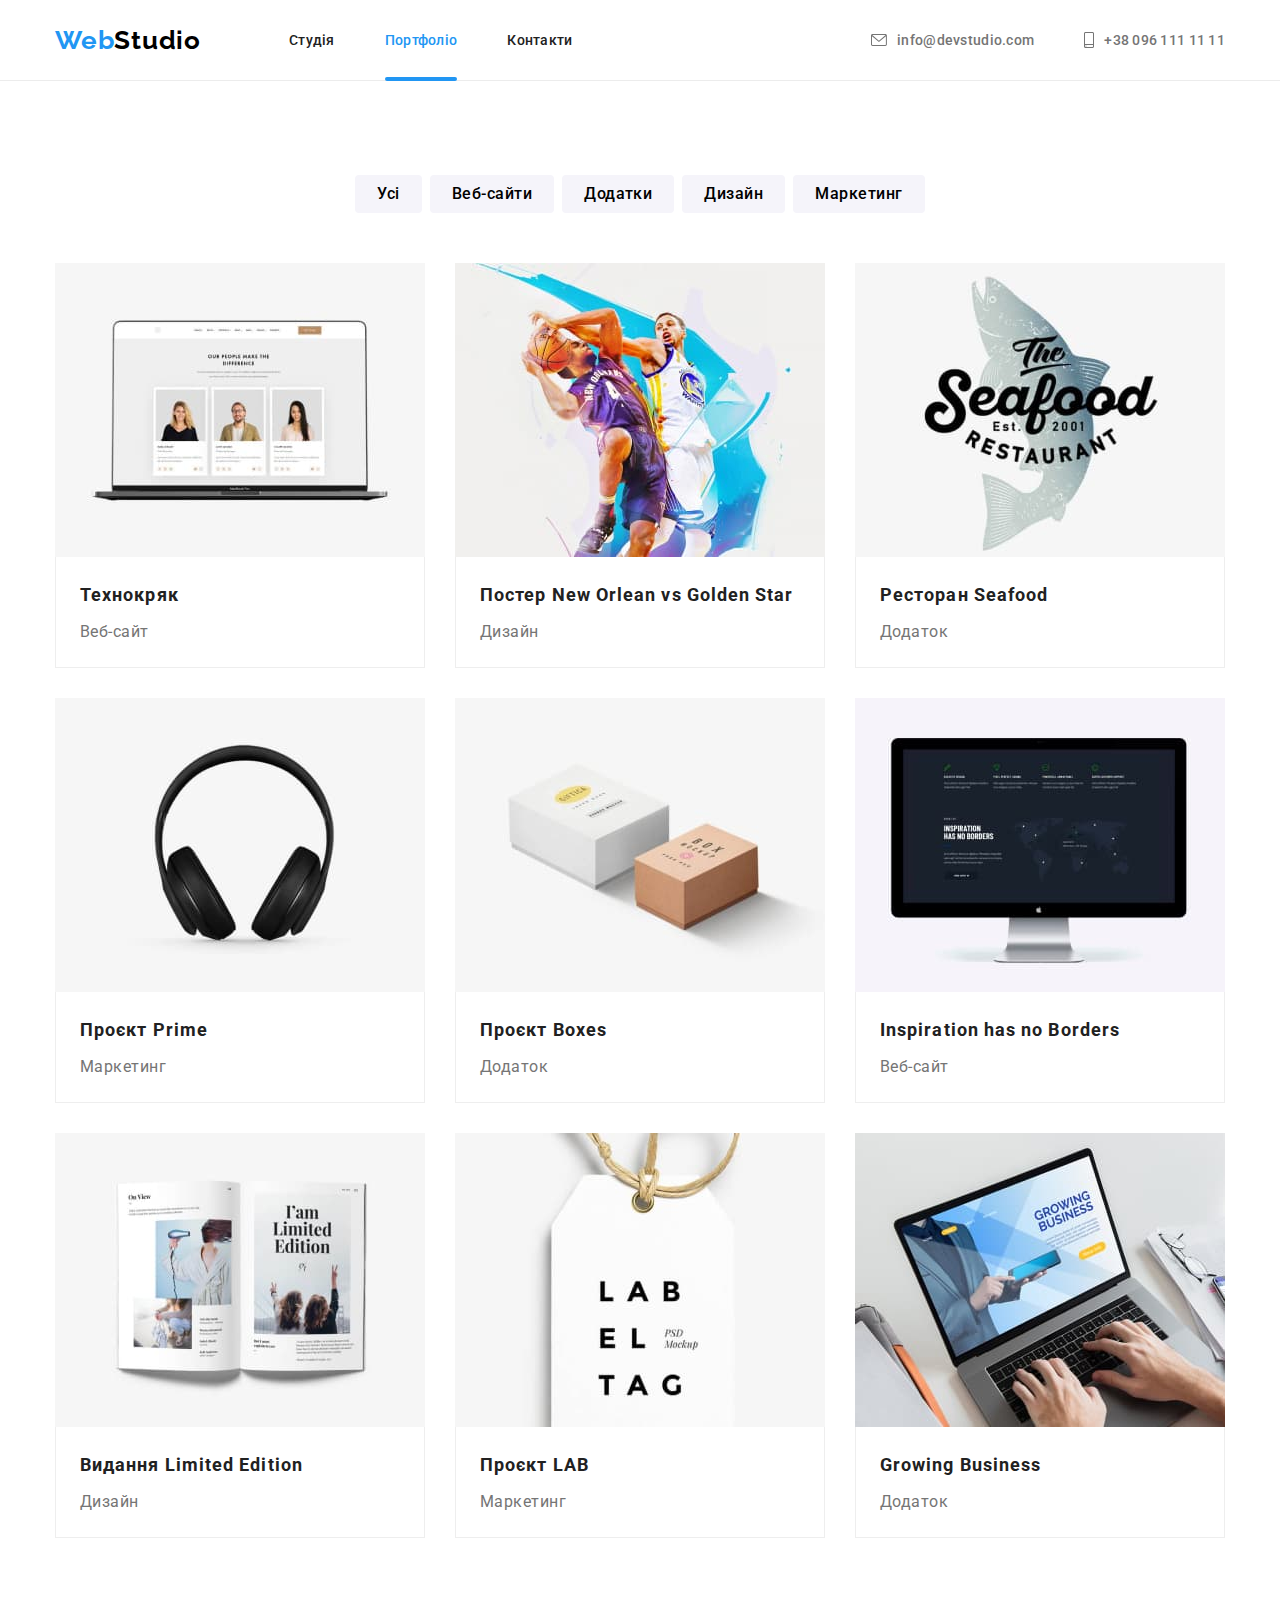
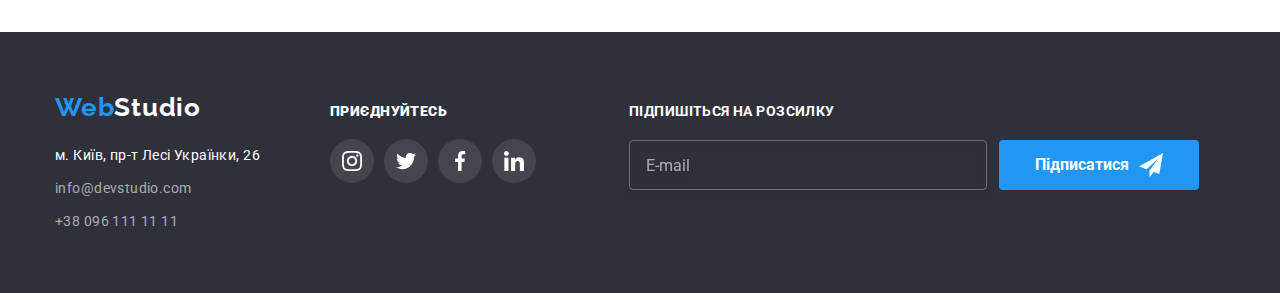
<file: portfolio.html>
<!DOCTYPE html>
<html lang="uk">
<head>
    <meta charset="UTF-8">
    <meta http-equiv="X-UA-Compatible" content="IE=edge">
    <meta name="viewport" content="width=device-width, initial-scale=1.0">
    <title>Portfolio</title>
    <link rel="preconnect" href="https://fonts.googleapis.com" />
    <link rel="preconnect" href="https://fonts.gstatic.com" crossorigin />
    <link href="https://fonts.googleapis.com/css2?family=Raleway:wght@700&family=Roboto:wght@400;500;700;900&display=swap" rel="stylesheet">
    <link rel="stylesheet" href="https://cdnjs.cloudflare.com/ajax/libs/modern-normalize/1.1.0/modern-normalize.min.css"/>
    <link rel="stylesheet" href="./css/main.min.css">
</head>

<body>
  <header class="header">
    <div class="header__container container">
      <a href="./index.html" lang="en" class="logo">
        <span class="logo__1">Web</span><span class="logo__2">Studio</span></a
      >
      <nav>
        <ul class="nav__list">
          <li class="nav__item">
            <a href="./index.html" class="nav__link">Студія</a>
          </li>
          <li class="nav__item">
            <a href="./portfolio.html" class="nav__link current">Портфоліо</a>
          </li>
          <li class="nav__item"><a href="#" class="nav__link">Контакти</a></li>
        </ul>
      </nav>
      <ul class="contact__list">
        <li class="contact__item">
          <a
            href="mailto:info@devstudio.com"
            target="_blank"
            rel="noopener noreferrer nofollow"
            class="contact__link"
          >
            <svg class="contact__icon" width="16" height="12">
              <use href="./images/icons.svg#envelope"></use>
            </svg>
            info@devstudio.com
          </a>
        </li>
        <li class="contact__item">
          <a href="tel:+380961111111" class="contact__link">
            <svg class="contact__icon" width="10" height="16">
              <use href="./images/icons.svg#smartphone"></use>
            </svg>
            +38 096 111 11 11
          </a>
        </li>
      </ul>
    </div>
  </header>

  <main>
    <section class="section">
      <div class="container">
       <h2 class="visually-hidden">Портфоліо робіт</h2>
        <ul class="filter">
          <li><button type="button" class="filter__btn">Усі</button></li>
          <li><button type="button" class="filter__btn">Веб-сайти</button></li>
          <li><button type="button" class="filter__btn">Додатки</button></li>
          <li><button type="button" class="filter__btn">Дизайн</button></li>
          <li><button type="button" class="filter__btn">Маркетинг</button></li>
        </ul>
        <ul class="portfolio__list">
          <li class="portfolio__item">
            <a href="" class="portfolio__link">
              <div class="portfolio__thumb">
                <img
                  src="./images/portfolio/technocrack.jpg"
                  alt="Технокряк"
                  width="370"
                  height="294"
                />
                <div class="overlay">
                  <p class="overlay__text">
                    Ресурс пропонує комплексні пропозиції з різним рівнем
                    функціоналу та сервісів. Все це дозволить відвідувачу
                    отримати вичерпні відомості про компанію чи приватну
                    особу.
                  </p>
                </div>
              </div>
              <div class="portfolio__description">
                <h3 class="portfolio__title">Технокряк</h3>
                <p class="portfilio__text">Веб-сайт</p>
              </div>
            </a>
          </li>

          <li class="portfolio__item">
            <a href="" class="portfolio__link">
              <div class="portfolio__thumb">
                <img
                  src="./images/portfolio/poster.jpg"
                  alt="Постер New Orlean vs Golden Star"
                  width="370"
                  height="294"
                />
                <div class="overlay">
                  <p class="overlay__text">
                    Ресурс пропонує комплексні пропозиції з різним рівнем
                    функціоналу та сервісів. Все це дозволить відвідувачу
                    отримати вичерпні відомості про компанію чи приватну
                    особу.
                  </p>
                </div>
              </div>
              <div class="portfolio__description">
                <h3 class="portfolio__title">
                  Постер New Orlean vs Golden Star
                </h3>
                <p class="portfilio__text">Дизайн</p>
              </div>
            </a>
          </li>

          <li class="portfolio__item">
            <a href="" class="portfolio__link">
              <div class="portfolio__thumb">
                <img
                  src="./images/portfolio/restaurant-seafood.jpg"
                  alt="Ресторан Seafood"
                  width="370"
                  height="294"
                />
                <div class="overlay">
                  <p class="overlay__text">
                    Ресурс пропонує комплексні пропозиції з різним рівнем
                    функціоналу та сервісів. Все це дозволить відвідувачу
                    отримати вичерпні відомості про компанію чи приватну
                    особу.
                  </p>
                </div>
              </div>

              <div class="portfolio__description">
                <h3 class="portfolio__title">Ресторан Seafood</h3>
                <p class="portfilio__text">Додаток</p>
              </div>
            </a>
          </li>

          <li class="portfolio__item">
            <a href="" class="portfolio__link">
              <div class="portfolio__thumb">
                <img
                  src="./images/portfolio/prime.jpg"
                  alt="Проєкт Prime"
                  width="370"
                  height="294"
                />
                <div class="overlay">
                  <p class="overlay__text">
                    Ресурс пропонує комплексні пропозиції з різним рівнем
                    функціоналу та сервісів. Все це дозволить відвідувачу
                    отримати вичерпні відомості про компанію чи приватну
                    особу.
                  </p>
                </div>
              </div>
              <div class="portfolio__description">
                <h3 class="portfolio__title">Проєкт Prime</h3>
                <p class="portfilio__text">Маркетинг</p>
              </div>
            </a>
          </li>

          <li class="portfolio__item">
            <a href="" class="portfolio__link">
              <div class="portfolio__thumb">
                <img
                  src="./images/portfolio/boxes.jpg"
                  alt="Проєкт Boxes"
                  width="370"
                  height="294"
                />
                <div class="overlay">
                  <p class="overlay__text">
                    Ресурс пропонує комплексні пропозиції з різним рівнем
                    функціоналу та сервісів. Все це дозволить відвідувачу
                    отримати вичерпні відомості про компанію чи приватну
                    особу.
                  </p>
                </div>
              </div>
              <div class="portfolio__description">
                <h3 class="portfolio__title">Проєкт Boxes</h3>
                <p class="portfilio__text">Додаток</p>
              </div>
            </a>
          </li>

          <li class="portfolio__item">
            <a href="" class="portfolio__link">
              <div class="portfolio__thumb">
                <img
                  src="./images/portfolio/inspiration-has-no-borders.jpg"
                  alt="Inspiration has no Borders"
                  width="370"
                  height="294"
                />
                <div class="overlay">
                  <p class="overlay__text">
                    Ресурс пропонує комплексні пропозиції з різним рівнем
                    функціоналу та сервісів. Все це дозволить відвідувачу
                    отримати вичерпні відомості про компанію чи приватну
                    особу.
                  </p>
                </div>
              </div>
              <div class="portfolio__description">
                <h3 class="portfolio__title">
                  Inspiration has no Borders
                </h3>
                <p class="portfilio__text">Веб-сайт</p>
              </div>
            </a>
          </li>

          <li class="portfolio__item">
            <a href="" class="portfolio__link">
              <div class="portfolio__thumb">
                <img
                  src="./images/portfolio/edition.jpg"
                  alt="Видання Limited Edition"
                  width="370"
                  height="294"
                />
                <div class="overlay">
                  <p class="overlay__text">
                    Ресурс пропонує комплексні пропозиції з різним рівнем
                    функціоналу та сервісів. Все це дозволить відвідувачу
                    отримати вичерпні відомості про компанію чи приватну
                    особу.
                  </p>
                </div>
              </div>
              <div class="portfolio__description">
                <h3 class="portfolio__title">Видання Limited Edition</h3>
                <p class="portfilio__text">Дизайн</p>
              </div>
            </a>
          </li>

          <li class="portfolio__item">
            <a href="" class="portfolio__link">
              <div class="portfolio__thumb">
                <img
                  src="./images/portfolio/lab.jpg"
                  alt="Проект LAB"
                  width="370"
                  height="294"
                />
                <div class="overlay">
                  <p class="overlay__text">
                    Ресурс пропонує комплексні пропозиції з різним рівнем
                    функціоналу та сервісів. Все це дозволить відвідувачу
                    отримати вичерпні відомості про компанію чи приватну
                    особу.
                  </p>
                </div>
              </div>
              <div class="portfolio__description">
                <h3 class="portfolio__title">Проєкт LAB</h3>
                <p class="portfilio__text">Маркетинг</p>
              </div>
            </a>
          </li>

          <li class="portfolio__item">
            <a href="" class="portfolio__link">
              <div class="portfolio__thumb">
                <img
                  src="./images/portfolio/growing-biz.jpg"
                  alt="Growing Business"
                  width="370"
                  height="294"
                />
                <div class="overlay">
                  <p class="overlay__text">
                    Ресурс пропонує комплексні пропозиції з різним рівнем
                    функціоналу та сервісів. Все це дозволить відвідувачу
                    отримати вичерпні відомості про компанію чи приватну
                    особу.
                  </p>
                </div>
              </div>
              <div class="portfolio__description">
                <h3 class="portfolio__title">Growing Business</h3>
                <p class="portfilio__text">Додаток</p>
              </div>
            </a>
          </li>
        </ul>
      </div>
    </section>
  </main>
    
  <footer class="ftr">
    <div class="container ftr__ftr">
      <div class="ftr__adress">
        <a href="./index.html" lang="en" class="logo logo__4">
          <span class="logo__1">Web</span><span class="logo__3">Studio</span></a
        >
        <address>
          <ul class="ftr__list">
            <li class="ftr__item">
              <a
                href="https://goo.gl/maps/CPtrU1FHBa2aNyZL9"
                target="_blank"
                rel="noopener noreferrer nofollow"
                class="ftr__link"
                >м. Київ, пр-т Лесі Українки, 26</a
              >
            </li>
            <li class="ftr__item">
              <a
                href="mailto:info@devstudio.com"
                target="_blank"
                rel="noopener noreferrer nofollow"
                class="ftr__link2"
                >info@devstudio.com</a
              >
            </li>
            <li class="ftr__item">
              <a href="tel:+380961111111" class="ftr__link2"
                >+38 096 111 11 11</a
              >
            </li>
          </ul>
        </address>
      </div>

      <div clas="footer-link">
        <p class="footer-link-b"><strong>приєднуйтесь</strong></p>
        <ul class="ftr-social-link">
          <li class="ftr-social-item">
            <a
              class="ftr-social-a"
              href="https://www.instagram.com/"
              target="_blank"
              rel="noopener noreferrer nofollow"
              aria-label="instagram"
            >
              <svg class="ftr-social-icon" width="20" height="20">
                <use href="./images/icons.svg#instagram"></use>
              </svg>
            </a>
          </li>

          <li class="ftr-social-item">
            <a
              class="ftr-social-a"
              href=""
              target="_blank"
              rel="noopener noreferrer nofollow"
              aria-label="twitter"
            >
              <svg class="ftr-social-icon" width="20" height="20">
                <use href="./images/icons.svg#twitter"></use>
              </svg>
            </a>
          </li>

          <li class="ftr-social-item">
            <a
              class="ftr-social-a"
              href=""
              target="_blank"
              rel="noopener noreferrer nofollow"
              aria-label="facebook"
            >
              <svg class="ftr-social-icon" width="20" height="20">
                <use href="./images/icons.svg#facebook"></use>
              </svg>
            </a>
          </li>

          <li class="ftr-social-item">
            <a
              class="ftr-social-a"
              href=""
              target="_blank"
              rel="noopener noreferrer nofollow"
              aria-label="linkedin"
            >
              <svg class="ftr-social-icon" width="20" height="20">
                <use href="./images/icons.svg#linkedin"></use>
              </svg>
            </a>
          </li>
        </ul>
      </div>

      <div class="ftr-subscription">
        <b class="ftr-form-b">Підпишіться на розсилку</b>
        <form action="">
          <div class="ftr-form-mailing">
            <label class="ftr-mail-input" for="">
              <input class="ftr-form-input" type="email" placeholder="E-mail" name="email-subscribe" />
            </label>
      
            <button type="submit" class="ftr-form-btn">
              <span class="submit-text">Підписатися</span>
              <svg class="send-icon" width="24" height="24">
                <use href="./images/icons.svg#send"></use>
              </svg>
            </button>
          </div>
        </form>
      </div>
    </div>
  </footer>
</body>
</html>
</file>
<file: css/main.min.css>
body{font-family:"Roboto",sans-serif;color:#212121}.container{width:100%;padding:0 15px;margin:0 auto}@media screen and (min-width: 480px){.container{width:480px}}@media screen and (min-width: 768px){.container{width:768px}}@media screen and (min-width: 768px)and (min-width: 1200px){.container{width:1200px}}.section{padding-top:60px;padding-bottom:60px}@media screen and (min-width: 1200px){.section{padding-top:94px;padding-bottom:94px}}:root{--accent-color: #2196f3;--accent-color2: #fff;--color-p: #757575;--background-1: #2f303a;--background-2-w: #f5f4fa}.visually-hidden{position:absolute;width:1px;height:1px;margin:-1px;border:0;padding:0;white-space:nowrap;-webkit-clip-path:inset(100%);clip-path:inset(100%);clip:rect(0 0 0 0);overflow:hidden}h1,h2,h3,h4,h5,h6,p{margin:0}ul{margin:0;padding:0;list-style:none}img{display:block;max-width:100%;height:auto}.link{text-decoration:none;color:currentColor}.list{list-style:none;margin:0;padding:0}.header{background:var(--accent-color2);border-bottom:1px solid #ececec}.header__container{display:-webkit-box;display:-ms-flexbox;display:flex;-webkit-box-align:center;-ms-flex-align:center;align-items:center;min-height:60px;margin-left:0 auto;margin-right:0 auto}@media screen and (min-width: 1200px){.header__container{display:-webkit-box;display:-ms-flexbox;display:flex;-webkit-box-align:center;-ms-flex-align:center;align-items:center}}.logo{font-family:"Raleway";font-weight:700;font-size:24px;line-height:1.1741666667;letter-spacing:.03em;text-decoration:none}.logo__1{color:var(--accent-color)}.logo__2{color:#000}.logo__3{color:var(--accent-color2)}.logo__4{display:block;margin-bottom:20px}@media screen and (min-width: 1199px){.logo{font-size:26px;line-height:1.1923076923}}.menu{display:-webkit-box;display:-ms-flexbox;display:flex;padding:0;margin:0;list-style:none}@media(max-width: 767px){.menu{display:none}}.menu .link{padding:10px;color:inherit;text-decoration:none}.menu .link:hover,.menu .link:focus{text-decoration:underline}.menu-toggle{min-height:40px;min-width:40px;display:-webkit-box;display:-ms-flexbox;display:flex;-webkit-box-align:center;-ms-flex-align:center;align-items:center;-webkit-box-pack:center;-ms-flex-pack:center;justify-content:center;margin-left:auto;padding:0;background-color:rgba(0,0,0,0);cursor:pointer;border:none;outline:none}@media(min-width: 768px){.menu-toggle{display:none}}.mobmenu__img{fill:#212121}.menu-toggle:hover .mobmenu__img,.menu-toggle:focus .mobmenu__img{fill:var(--accent-color)}.menu-container{position:fixed;display:-webkit-box;display:-ms-flexbox;display:flex;-webkit-box-orient:vertical;-webkit-box-direction:normal;-ms-flex-direction:column;flex-direction:column;top:0;left:0;width:100vw;height:100vh;padding:48px 40px;background-color:var(--accent-color2);z-index:999;-webkit-box-shadow:0px 4px 8px rgba(0,0,0,.04),0px 2px 4px rgba(0,0,0,.08),0px 1px 3px rgba(0,0,0,.16);box-shadow:0px 4px 8px rgba(0,0,0,.04),0px 2px 4px rgba(0,0,0,.08),0px 1px 3px rgba(0,0,0,.16);-webkit-transform:translateX(100%);transform:translateX(100%);-webkit-transition:-webkit-transform 250ms ease-in-out;transition:-webkit-transform 250ms ease-in-out;transition:transform 250ms ease-in-out;transition:transform 250ms ease-in-out, -webkit-transform 250ms ease-in-out}.menu-container.is-open{-webkit-transform:translateX(0);transform:translateX(0)}.menu-container .menu-toggle{position:absolute;top:16px;right:16px;color:#fff}.mobile__menu{padding:0;margin-bottom:auto;list-style:none}.mobile__menu .link{display:block;padding:10px;font-weight:500;font-size:40px;line-height:1.175;letter-spacing:.02em;color:#212121;text-decoration:none}.mobile__menu .current{color:var(--accent-color)}.mobmenu__contact--tel{margin-bottom:32px;font-weight:500;font-size:34px;line-height:1.1764705882;letter-spacing:.02em;color:#2196f3}.mobmenu__contact--mail{margin-bottom:64px;font-weight:500;font-size:24px;line-height:1.1666666667;letter-spacing:.02em;color:#757575}.mobmenu__social{display:-webkit-box;display:-ms-flexbox;display:flex;text-align:center;font-weight:500;font-size:18px;line-height:1.2222222222;letter-spacing:.02em;color:var(--accent-color)}.mobmenu__social--item:not(:first-child){padding-left:10px}.mobmenu__social--item:not(:last-child){border-right:1px solid rgba(33,33,33,.2);padding-right:10px}.nav__list{list-style:none;display:-webkit-box;display:-ms-flexbox;display:flex;margin-left:88px}@media screen and (max-width: 767px){.nav__list{display:none;margin-left:93px}}.nav__link{position:relative;display:block;padding-top:32px;padding-bottom:32px;font-family:inherit;font-weight:500;font-size:14px;line-height:1.1428571429;letter-spacing:.02em;color:inherit;text-decoration:none;-webkit-transition-property:color;transition-property:color;-webkit-transition-duration:250ms;transition-duration:250ms;-webkit-transition-timing-function:cubic-bezier(0.4, 0, 0.2, 1);transition-timing-function:cubic-bezier(0.4, 0, 0.2, 1)}.nav__link:hover,.nav__link:focus{color:var(--accent-color)}.nav__item:not(:last-child){margin-right:50px}.current{color:var(--accent-color)}.nav__link.current::after{content:"";position:absolute;bottom:-1px;left:0;display:block;width:100%;height:4px;background:#2196f3;border-radius:2px}.contact__list{list-style:none}@media screen and (max-width: 767px){.contact__list{display:none}}@media screen and (min-width: 767px){.contact__list{margin-left:97px}}@media screen and (min-width: 1199px){.contact__list{display:-webkit-box;display:-ms-flexbox;display:flex;margin-left:auto}}.contact__link{display:-webkit-box;display:-ms-flexbox;display:flex;-webkit-box-pack:left;-ms-flex-pack:left;justify-content:left;-webkit-box-align:center;-ms-flex-align:center;align-items:center;font-family:"Roboto";font-weight:500;font-size:12px;line-height:1.1428571429;letter-spacing:.02em;color:var(--color-p);text-decoration:none;-webkit-transition-property:color;transition-property:color;-webkit-transition-duration:250ms;transition-duration:250ms;-webkit-transition-timing-function:cubic-bezier(0.4, 0, 0.2, 1);transition-timing-function:cubic-bezier(0.4, 0, 0.2, 1)}@media screen and (min-width: 1199px){.contact__link{display:-webkit-box;display:-ms-flexbox;display:flex;font-size:14px}}.contact__link:hover,.contact__link:focus{color:var(--accent-color)}.contact__item{display:-webkit-box;display:-ms-flexbox;display:flex}@media screen and (min-width: 1200px){.contact__item{-webkit-box-pack:center;-ms-flex-pack:center;justify-content:center;-webkit-box-align:center;-ms-flex-align:center;align-items:center}}@media screen and (min-width: 768px)and (max-width: 1199px){.contact__item:not(:first-child){margin-top:10px}}@media screen and (min-width: 1200px){.contact__item:not(:first-child){margin-left:50px}}.contact__icon{margin-right:8px;fill:currentColor}@media screen and (min-width: 1200px){.contact__icon{margin-right:10px}}.btn{padding:10px 24px;border:none;border-radius:4px;font-family:inherit;font-weight:700;font-size:16px;line-height:1.875;text-align:center;letter-spacing:.06em;color:var(--accent-color2);background-color:var(--accent-color);cursor:pointer;-webkit-transition-property:background-color;transition-property:background-color;-webkit-transition-duration:250ms;transition-duration:250ms;-webkit-transition-timing-function:cubic-bezier(0.4, 0, 0.2, 1);transition-timing-function:cubic-bezier(0.4, 0, 0.2, 1)}.btn:hover,.btn:focus{background-color:#188ce8}@media screen and (min-width: 1200px){.btn{padding:10px 32px}}.filter{display:-webkit-box;display:-ms-flexbox;display:flex;list-style:none;-webkit-box-pack:center;-ms-flex-pack:center;justify-content:center;gap:8px}.filter__btn{padding:6px 22px;font-family:inherit;font-weight:500;font-size:16px;line-height:1.625;text-align:center;letter-spacing:.03em;list-style:none;background-color:var(--background-2-w);cursor:pointer;border:none;border-radius:4px;-webkit-transition-property:background-color,color;transition-property:background-color,color;-webkit-transition-duration:250ms;transition-duration:250ms;-webkit-transition-timing-function:cubic-bezier(0.4, 0, 0.2, 1);transition-timing-function:cubic-bezier(0.4, 0, 0.2, 1)}.filter__btn:hover,.filter__btn:focus{background-color:var(--accent-color);color:var(--accent-color2);-webkit-box-shadow:0px 3px 1px rgba(0,0,0,.1),0px 1px 2px rgba(0,0,0,.08),0px 2px 2px rgba(0,0,0,.12);box-shadow:0px 3px 1px rgba(0,0,0,.1),0px 1px 2px rgba(0,0,0,.08),0px 2px 2px rgba(0,0,0,.12)}.hero{background-repeat:no-repeat;background-position:center;background-size:cover;padding:118px 0;margin-left:auto;margin-right:auto;text-align:center;max-width:480px;height:400px;background-image:-webkit-gradient(linear, left top, right top, from(rgba(47, 48, 58, 0.4)), to(rgba(47, 48, 58, 0.4))),url(../images/header/m_header.jpg);background-image:linear-gradient(to right, rgba(47, 48, 58, 0.4), rgba(47, 48, 58, 0.4)),url(../images/header/m_header.jpg)}@media(min-device-pixel-ratio: 2),(-webkit-min-device-pixel-ratio: 2),(min-resolution: 192dpi),(min-resolution: 2dppx){.hero{background-image:-webkit-gradient(linear, left top, right top, from(rgba(47, 48, 58, 0.4)), to(rgba(47, 48, 58, 0.4))),url(../images/header/m_header@2x.jpg);background-image:linear-gradient(to right, rgba(47, 48, 58, 0.4), rgba(47, 48, 58, 0.4)),url(../images/header/m_header@2x.jpg)}}@media screen and (min-width: 768px){.hero{background-color:var(--background-1);max-width:768px;background-image:-webkit-gradient(linear, left top, right top, from(rgba(47, 48, 58, 0.4)), to(rgba(47, 48, 58, 0.4))),url(../images/header/t_header.jpg);background-image:linear-gradient(to right, rgba(47, 48, 58, 0.4), rgba(47, 48, 58, 0.4)),url(../images/header/t_header.jpg)}}@media screen and (min-width: 768px)and (min-device-pixel-ratio: 2),screen and (min-width: 768px)and (-webkit-min-device-pixel-ratio: 2),screen and (min-width: 768px)and (min-resolution: 192dpi),screen and (min-width: 768px)and (min-resolution: 2dppx){.hero{background-image:-webkit-gradient(linear, left top, right top, from(rgba(47, 48, 58, 0.4)), to(rgba(47, 48, 58, 0.4))),url(../images/header/t_header@2x.jpg);background-image:linear-gradient(to right, rgba(47, 48, 58, 0.4), rgba(47, 48, 58, 0.4)),url(../images/header/t_header@2x.jpg)}}@media screen and (min-width: 1199px){.hero{padding:200px 0;margin-left:auto;margin-right:auto;background-color:var(--background-1);max-width:1600px;height:600px;text-align:center;background-image:url(../images/header/d_header.jpg)}}@media screen and (min-width: 1199px)and (min-device-pixel-ratio: 2),screen and (min-width: 1199px)and (-webkit-min-device-pixel-ratio: 2),screen and (min-width: 1199px)and (min-resolution: 192dpi),screen and (min-width: 1199px)and (min-resolution: 2dppx){.hero{background-image:url(../images/header/d_header@2x.jpg)}}.hero .hero__title{width:360px;margin:0 auto;margin-bottom:30px;font-weight:900;font-size:26px;line-height:1.6153846154;text-align:center;letter-spacing:.06em;text-transform:uppercase;color:var(--accent-color2)}@media screen and (min-width: 1200px){.hero .hero__title{width:696px;font-size:44px;line-height:1.3636363636}}.advantages{background-color:var(--accent-color2)}@media screen and (max-width: 1199px){.advantages{padding-top:60px;padding-bottom:60px}}@media screen and (min-width: 1200px){.advantages{padding-top:94px}}.advantages__list{list-style:none}@media screen and (min-width: 768px){.advantages__list{display:-webkit-box;display:-ms-flexbox;display:flex;-ms-flex-wrap:wrap;flex-wrap:wrap;gap:30px}}@media screen and (min-width: 1200px){.advantages__list{display:-webkit-box;display:-ms-flexbox;display:flex;gap:30px}}.advantages__item{-ms-flex-preferred-size:270px;flex-basis:270px}@media screen and (max-width: 767px){.advantages__item:not(:last-child){margin-bottom:30px}}.advantages__box{background:#f5f4fa;border-radius:4px;display:-webkit-box;display:-ms-flexbox;display:flex;-webkit-box-align:center;-ms-flex-align:center;align-items:center;-webkit-box-pack:center;-ms-flex-pack:center;justify-content:center;height:120px}@media screen and (max-width: 767px){.advantages__box{width:100%;margin-right:auto;margin-left:auto;margin-bottom:30px}}@media screen and (min-width: 768px)and (max-width: 1199px){.advantages__box{width:354px;margin-bottom:30px}}@media screen and (min-width: 1200px){.advantages__box{width:270px;margin-bottom:30px}}.advantages__title{margin-bottom:10px;font-weight:700;font-size:14px;line-height:1.1428571429;letter-spacing:.03em;text-transform:uppercase}@media screen and (max-width: 767px){.advantages__title{text-align:center}}.advantages__text{font-family:"Roboto";font-size:14px;line-height:1.7142857143;letter-spacing:.03em;color:var(--color-p)}.activity{padding-top:94px;padding-bottom:94px;background-color:var(--accent-color2)}@media screen and (max-width: 1199px){.activity{display:none}}.activity__title{margin-bottom:50px;font-weight:700;font-size:36px;line-height:1.1666666667;text-align:center;letter-spacing:.03em}.activity__list{display:-webkit-box;display:-ms-flexbox;display:flex;gap:30px;list-style:none}.activity__box{position:relative}.activity__overlay{position:absolute;display:-webkit-box;display:-ms-flexbox;display:flex;-webkit-box-align:center;-ms-flex-align:center;align-items:center;-webkit-box-pack:center;-ms-flex-pack:center;justify-content:center;bottom:0;left:0;width:100%;height:70px;background:rgba(47,48,58,.8)}.activity__text{font-style:normal;font-weight:700;font-size:14px;line-height:1.1428571429;text-align:center;letter-spacing:.03em;text-transform:uppercase;color:#fff}.team{background:var(--background-2-w)}.team__title{margin-bottom:30px;font-size:28px;font-weight:700;line-height:1.1666666667;text-align:center;letter-spacing:.03em}@media screen and (min-width: 1200px){.team__title{font-size:36px;margin-bottom:50px}}.team__list{list-style:none}@media screen and (min-width: 768px){.team__list{display:-webkit-box;display:-ms-flexbox;display:flex;-ms-flex-wrap:wrap;flex-wrap:wrap;gap:30px}}.team__bord{background-color:var(--accent-color2);-webkit-box-shadow:0px 1px 3px rgba(0,0,0,.12),0px 1px 1px rgba(0,0,0,.14),0px 2px 1px rgba(0,0,0,.2);box-shadow:0px 1px 3px rgba(0,0,0,.12),0px 1px 1px rgba(0,0,0,.14),0px 2px 1px rgba(0,0,0,.2);border-radius:0px 0px 4px 4px}@media screen and (min-width: 1200px){.team__bord{-ms-flex-preferred-size:calc((100% - 90px)/4);flex-basis:calc((100% - 90px)/4)}}@media screen and (max-width: 767px){.team__bord:not(:last-child){margin-bottom:30px}}.team__info{padding:30px}.team__name{margin-bottom:10px;font-weight:500;font-size:16px;line-height:1.1875;text-align:center;letter-spacing:.03em}.team__activity{margin-bottom:16px;font-weight:400;font-size:16px;line-height:1.1875;text-align:center;letter-spacing:.03em;color:var(--color-p)}.social__list{display:-webkit-box;display:-ms-flexbox;display:flex;-webkit-box-pack:center;-ms-flex-pack:center;justify-content:center;-webkit-box-align:center;-ms-flex-align:center;align-items:center;gap:10px}.social__item{display:-webkit-box;display:-ms-flexbox;display:flex;-webkit-box-pack:center;-ms-flex-pack:center;justify-content:center;-webkit-box-align:center;-ms-flex-align:center;align-items:center;width:44px;height:44px}.social__link{display:-webkit-box;display:-ms-flexbox;display:flex;-webkit-box-align:center;-ms-flex-align:center;align-items:center;-webkit-box-pack:center;-ms-flex-pack:center;justify-content:center;width:44px;height:44px;background-color:#fff;border-radius:50%;-webkit-transition-property:background-color;transition-property:background-color;-webkit-transition-duration:250ms;transition-duration:250ms;-webkit-transition-timing-function:cubic-bezier(0.4, 0, 0.2, 1);transition-timing-function:cubic-bezier(0.4, 0, 0.2, 1)}.social__link:hover,.social__link:focus{background-color:var(--accent-color)}.social__icon{fill:#afb1b8;-webkit-transition-property:fill;transition-property:fill;-webkit-transition-duration:250ms;transition-duration:250ms;-webkit-transition-timing-function:cubic-bezier(0.4, 0, 0.2, 1);transition-timing-function:cubic-bezier(0.4, 0, 0.2, 1)}.social__link:hover .social__icon,.social__link:focus .social__icon{fill:var(--accent-color2)}.clients__title{text-align:center;margin-bottom:30px;font-style:normal;font-weight:700;font-size:28px;line-height:1.1428571429;text-align:center;letter-spacing:.03em}@media screen and (min-width: 1200px){.clients__title{font-size:36px;line-height:1.1666666667;margin-bottom:50px}}.clients__list{display:-webkit-inline-box;display:-ms-inline-flexbox;display:inline-flex;-ms-flex-wrap:wrap;flex-wrap:wrap;gap:30px}@media screen and (min-width: 1200px){.clients__list{display:-webkit-box;display:-ms-flexbox;display:flex;-webkit-box-pack:center;-ms-flex-pack:center;justify-content:center;-webkit-box-align:center;-ms-flex-align:center;align-items:center;gap:30px}}@media screen and (min-width: 1200px){.clients__item{display:-webkit-box;display:-ms-flexbox;display:flex;-webkit-box-pack:center;-ms-flex-pack:center;justify-content:center;-webkit-box-align:center;-ms-flex-align:center;align-items:center;width:170px;height:92px}}.clients__link{display:-webkit-box;display:-ms-flexbox;display:flex;-webkit-box-align:center;-ms-flex-align:center;align-items:center;-webkit-box-pack:center;-ms-flex-pack:center;justify-content:center;width:210px;height:92px;border:1px solid #afb1b8;border-radius:4px;color:#afb1b8;-webkit-transition-property:border;transition-property:border;-webkit-transition-duration:250ms;transition-duration:250ms;-webkit-transition-timing-function:cubic-bezier(0.4, 0, 0.2, 1);transition-timing-function:cubic-bezier(0.4, 0, 0.2, 1)}.clients__link:hover,.clients__link:focus{border:1px solid #2196f3;color:var(--accent-color)}@media screen and (min-width: 768px){.clients__link{width:226px;height:92px}}@media screen and (min-width: 1200px){.clients__link{width:170px;height:92px}}.clients__icon{fill:#afb1b8;-webkit-transition-property:fill;transition-property:fill;-webkit-transition-duration:250ms;transition-duration:250ms;-webkit-transition-timing-function:cubic-bezier(0.4, 0, 0.2, 1);transition-timing-function:cubic-bezier(0.4, 0, 0.2, 1)}.clients__link:hover .clients__icon,.clients__link:focus .clients__icon{fill:var(--accent-color)}.ftr{padding:60px 0;background:var(--background-1)}@media screen and (min-width: 1200px){.ftr__ftr{display:-webkit-box;display:-ms-flexbox;display:flex;-webkit-box-align:baseline;-ms-flex-align:baseline;align-items:baseline}}@media screen and (max-width: 767px){.ftr__container-tablet{margin-bottom:60px}}@media screen and (min-width: 768px){.ftr__container-tablet{display:-webkit-box;display:-ms-flexbox;display:flex;-ms-flex-pack:distribute;justify-content:space-around;-webkit-box-align:baseline;-ms-flex-align:baseline;align-items:baseline}}@media screen and (min-width: 768px)and (max-width: 1199px){.ftr__container-tablet{margin-bottom:60px}}@media screen and (max-width: 767px){.ftr__adress{margin-bottom:60px}}@media screen and (max-width: 1199px){.ftr__adress{text-align:center}}@media screen and (min-width: 1200px){.ftr__adress{margin-right:70px}}.ftr__list{list-style:none}.ftr__item:not(:last-child){margin-bottom:9px}.ftr__link{display:block;font-size:14px;line-height:1.7142857143;letter-spacing:.03em;color:var(--accent-color2);font-style:normal;text-decoration:none;-webkit-transition-property:color;transition-property:color;-webkit-transition-duration:250ms;transition-duration:250ms;-webkit-transition-timing-function:cubic-bezier(0.4, 0, 0.2, 1);transition-timing-function:cubic-bezier(0.4, 0, 0.2, 1)}.ftr__link:hover,.ftr__link:focus{color:var(--accent-color)}.ftr__link2{display:block;font-size:14px;line-height:1.7142857143;letter-spacing:.03em;color:rgba(255,255,255,.6);font-style:normal;text-decoration:none;-webkit-transition-property:color;transition-property:color;-webkit-transition-duration:250ms;transition-duration:250ms;-webkit-transition-timing-function:cubic-bezier(0.4, 0, 0.2, 1);transition-timing-function:cubic-bezier(0.4, 0, 0.2, 1)}.ftr__link2:hover,.ftr__link2:focus{color:var(--accent-color)}.footer-link-b{font-weight:700;font-size:14px;line-height:1.1428571429;letter-spacing:.03em;text-transform:uppercase;margin-bottom:20px;color:#fff}@media screen and (max-width: 1199px){.footer-link-b{text-align:center}}.ftr-social-link{display:-webkit-box;display:-ms-flexbox;display:flex;-webkit-box-pack:center;-ms-flex-pack:center;justify-content:center;-webkit-box-align:center;-ms-flex-align:center;align-items:center;gap:10px}.ftr-social-item{display:-webkit-box;display:-ms-flexbox;display:flex;-webkit-box-pack:center;-ms-flex-pack:center;justify-content:center;-webkit-box-align:center;-ms-flex-align:center;align-items:center;width:44px;height:44px}.ftr-social-a{display:-webkit-box;display:-ms-flexbox;display:flex;-webkit-box-align:center;-ms-flex-align:center;align-items:center;-webkit-box-pack:center;-ms-flex-pack:center;justify-content:center;width:44px;height:44px;border-radius:50%;background-color:rgba(255,255,255,.1);-webkit-transition-property:background-color;transition-property:background-color;-webkit-transition-duration:250ms;transition-duration:250ms;-webkit-transition-timing-function:cubic-bezier(0.4, 0, 0.2, 1);transition-timing-function:cubic-bezier(0.4, 0, 0.2, 1)}.ftr-social-icon{fill:#fff}.ftr-social-a:hover,.ftr-social-a:focus{background-color:#2196f3}.ftr-social-a:hover .ftr-social__icon,.ftr-social-a:focus .ftr-social__icon{fill:#fff}@media screen and (max-width: 1199px){.ftr-subscription{text-align:center}}@media screen and (min-width: 1200px){.ftr-subscription{margin-left:93px}}.ftr-form-b{font-style:normal;font-weight:700;font-size:14px;line-height:1.1428571429;letter-spacing:.03em;text-transform:uppercase;color:#fff}@media screen and (max-width: 1199px){.ftr-form-mailing{display:-webkit-box;display:-ms-flexbox;display:flex;-webkit-box-orient:vertical;-webkit-box-direction:normal;-ms-flex-direction:column;flex-direction:column;-webkit-box-pack:center;-ms-flex-pack:center;justify-content:center;-webkit-box-align:center;-ms-flex-align:center;align-items:center;margin-top:20px}}@media screen and (min-width: 1200px){.ftr-form-mailing{display:-webkit-box;display:-ms-flexbox;display:flex;margin-top:20px}}.ftr-mail-input{display:inline-block}.ftr-form-btn{display:-webkit-box;display:-ms-flexbox;display:flex;-webkit-box-pack:center;-ms-flex-pack:center;justify-content:center;-webkit-box-align:center;-ms-flex-align:center;align-items:center;gap:10px;margin-left:12px;width:200px;font-weight:700;font-size:16px;line-height:1.875;color:#fff;height:50px;background:var(--accent-color);border-radius:4px;border:rgba(0,0,0,0);-webkit-transition-property:background-color;transition-property:background-color;-webkit-transition-duration:250ms;transition-duration:250ms;-webkit-transition-timing-function:cubic-bezier(0.4, 0, 0.2, 1);transition-timing-function:cubic-bezier(0.4, 0, 0.2, 1)}@media screen and (max-width: 1199px){.ftr-form-btn{margin-top:20px}}.ftr-form-btn:hover,.ftr-form-btn:focus{background-color:#188ce8;-webkit-box-shadow:0px 4px 4px rgba(0,0,0,.15);box-shadow:0px 4px 4px rgba(0,0,0,.15);border-radius:4px}.ftr-form-input{width:450px;height:50px;padding-left:16px;background-color:rgba(0,0,0,0);border:1px solid rgba(255,255,255,.3);-webkit-filter:drop-shadow(0px 4px 4px rgba(0, 0, 0, 0.15));filter:drop-shadow(0px 4px 4px rgba(0, 0, 0, 0.15));border-radius:4px;color:#fff}@media screen and (min-width: 1200px){.ftr-form-input{width:358px}}.ftr-form-input::-webkit-input-placeholder{font-style:normal;font-weight:400;font-size:16px;line-height:20px;color:rgba(255,255,255,.6)}.ftr-form-input::-moz-placeholder{font-style:normal;font-weight:400;font-size:16px;line-height:20px;color:rgba(255,255,255,.6)}.ftr-form-input:-ms-input-placeholder{font-style:normal;font-weight:400;font-size:16px;line-height:20px;color:rgba(255,255,255,.6)}.ftr-form-input::-ms-input-placeholder{font-style:normal;font-weight:400;font-size:16px;line-height:20px;color:rgba(255,255,255,.6)}.ftr-form-input::placeholder{font-style:normal;font-weight:400;font-size:16px;line-height:20px;color:rgba(255,255,255,.6)}.submit-text{display:inline-block}.send-icon{display:inline-block}.backdrop{position:fixed;top:0;left:0;width:100%;height:100%;background-color:rgba(47,48,58,.4);opacity:1;visibility:visible;pointer-events:initial;-webkit-transition:opacity 250ms linear,visibility 250ms linear;transition:opacity 250ms linear,visibility 250ms linear}.backdrop.is-hidden{opacity:0;visibility:hidden;pointer-events:none}.modal{position:absolute;padding:40px;top:50%;left:50%;-webkit-transform:translate(-50%, -50%);transform:translate(-50%, -50%);background-color:#fff;-webkit-box-shadow:0px 1px 3px rgba(0,0,0,.12),0px 1px 1px rgba(0,0,0,.14),0px 2px 1px rgba(0,0,0,.2);box-shadow:0px 1px 3px rgba(0,0,0,.12),0px 1px 1px rgba(0,0,0,.14),0px 2px 1px rgba(0,0,0,.2);-webkit-transition:-webkit-transform 250ms;transition:-webkit-transform 250ms;transition:transform 250ms;transition:transform 250ms, -webkit-transform 250ms}@media screen and (max-width: 1199px){.modal{width:95%;max-width:450px;height:95%;max-height:609px;overflow:scroll}}@media screen and (min-width: 1200px){.modal{width:528px;height:581px}}.backdrop.isl-hidden .modal{-webkit-transform:translate(-50%, -75%);transform:translate(-50%, -75%)}.close-btn{display:-webkit-box;display:-ms-flexbox;display:flex;-webkit-box-align:center;-ms-flex-align:center;align-items:center;-webkit-box-pack:center;-ms-flex-pack:center;justify-content:center;position:absolute;width:30px;height:30px;padding:0;top:8px;right:8px;cursor:pointer;border-radius:50%;background:#fff;border:1px solid rgba(0,0,0,.1)}.close-btn-icon{-webkit-transition-property:fill;transition-property:fill;-webkit-transition-duration:250ms;transition-duration:250ms;-webkit-transition-timing-function:cubic-bezier(0.4, 0, 0.2, 1);transition-timing-function:cubic-bezier(0.4, 0, 0.2, 1)}.close-btn:hover .close-btn-icon,.close-btn:focus .close-btn-icon{fill:var(--accent-color)}.modal-form-text{font-weight:700;font-size:20px;line-height:1.15;text-align:center;letter-spacing:.03em;color:#212121}.forms-group{display:block}.form-field{display:block;margin-top:10px;margin-bottom:10px}.form-input-group{position:relative}.form-input{position:relative;width:100%;height:40px;padding-left:42px;border:1px solid rgba(33,33,33,.2);border-radius:4px;outline:none;-webkit-transition-property:border-color;transition-property:border-color;-webkit-transition-duration:250ms;transition-duration:250ms;-webkit-transition-timing-function:cubic-bezier(0.4, 0, 0.2, 1);transition-timing-function:cubic-bezier(0.4, 0, 0.2, 1)}.form-input:focus{border-color:var(--accent-color)}.form-input:focus~.icon-form{fill:var(--accent-color)}.icon-form{position:absolute;top:50%;-webkit-transform:translateY(-50%);transform:translateY(-50%);left:15px;-webkit-transition-property:fill;transition-property:fill;-webkit-transition-duration:250ms;transition-duration:250ms;-webkit-transition-timing-function:cubic-bezier(0.4, 0, 0.2, 1);transition-timing-function:cubic-bezier(0.4, 0, 0.2, 1)}.form-label{display:block;margin-bottom:4px;font-style:normal;font-weight:400;font-size:12px;line-height:1.1666666667;letter-spacing:.01em;color:#757575}.form-massage{width:100%;height:120px;resize:none;padding:12px 16px;border:1px solid rgba(33,33,33,.2);border-radius:4px}.form-massage:-moz-placeholder-shown{font-style:normal;font-weight:400;font-size:12px;line-height:1.1666666667;letter-spacing:.01em;color:rgba(117,117,117,.5)}.form-massage:-ms-input-placeholder{font-style:normal;font-weight:400;font-size:12px;line-height:1.1666666667;letter-spacing:.01em;color:rgba(117,117,117,.5)}.form-massage:placeholder-shown{font-style:normal;font-weight:400;font-size:12px;line-height:1.1666666667;letter-spacing:.01em;color:rgba(117,117,117,.5)}.form-checkbox{display:-webkit-box;display:-ms-flexbox;display:flex;-webkit-box-align:center;-ms-flex-align:center;align-items:center;-webkit-box-pack:center;-ms-flex-pack:center;justify-content:center;margin-top:25px}.form-checkbox-input{display:inline;margin-top:25px;-webkit-appearance:none;-moz-appearance:none;appearance:none;width:16px;height:15px}.form-checkbox-input:checked{background-color:var(--accent-color)}.check-icon .unchecked-icon{opacity:1}.check-icon .checked-icon{opacity:0}.form-checkbox-input:checked+.check-icon .unchecked-icon{opacity:0}.form-checkbox-input:checked+.check-icon .checked-icon{opacity:1}.license-ageement{font-weight:400;font-size:14px;line-height:1.7142857143;letter-spacing:.03em;margin-left:9px;color:#757575}.license-ageement-a{color:var(--accent-color)}.btn-submit{text-align:center}.btn-modal-submit{margin:0 auto;width:200px;height:50px;border:none;margin-top:30px;font-family:inherit;font-weight:700;font-size:16px;line-height:1.875;text-align:center;letter-spacing:.06em;color:var(--accent-color2);background-color:var(--accent-color);cursor:pointer;border-radius:4px;-webkit-transition-property:background-color,-webkit-box-shadow;transition-property:background-color,-webkit-box-shadow;transition-property:background-color,box-shadow;transition-property:background-color,box-shadow,-webkit-box-shadow;-webkit-transition-duration:250ms;transition-duration:250ms;-webkit-transition-timing-function:cubic-bezier(0.4, 0, 0.2, 1);transition-timing-function:cubic-bezier(0.4, 0, 0.2, 1)}.btn-modal-submit:hover,.btn-modal-submit:focus{background-color:#188ce8;-webkit-box-shadow:0px 4px 4px rgba(0,0,0,.15);box-shadow:0px 4px 4px rgba(0,0,0,.15)}.portfolio__list{display:-webkit-box;display:-ms-flexbox;display:flex;-ms-flex-wrap:wrap;flex-wrap:wrap;list-style:none;gap:30px;margin-top:50px}.portfolio__description{padding:20px 24px;border-left:1px solid #eee;border-right:1px solid #eee;border-bottom:1px solid #eee}.portfolio__item{-ms-flex-preferred-size:calc((100% - 60px)/3);flex-basis:calc((100% - 60px)/3)}.portfolio__link{display:block;text-decoration:none;color:inherit;-webkit-transition-property:-webkit-box-shadow;transition-property:-webkit-box-shadow;transition-property:box-shadow;transition-property:box-shadow, -webkit-box-shadow;-webkit-transition-duration:250ms;transition-duration:250ms;-webkit-transition-timing-function:cubic-bezier(0.4, 0, 0.2, 1);transition-timing-function:cubic-bezier(0.4, 0, 0.2, 1)}.portfolio__link:hover,.portfolio__link:focus{-webkit-box-shadow:0px 1px 1px rgba(0,0,0,.12),0px 4px 4px rgba(0,0,0,.06),1px 4px 6px rgba(0,0,0,.16);box-shadow:0px 1px 1px rgba(0,0,0,.12),0px 4px 4px rgba(0,0,0,.06),1px 4px 6px rgba(0,0,0,.16)}.portfolio__thumb{position:relative;overflow:hidden}.portfolio__title{margin-bottom:4px;font-weight:700;font-size:18px;line-height:2;letter-spacing:.06em;text-decoration:none}.portfilio__text{font-size:16px;line-height:1.875;letter-spacing:.03em;color:var(--color-p)}.overlay{display:-webkit-box;display:-ms-flexbox;display:flex;-webkit-box-align:center;-ms-flex-align:center;align-items:center;position:absolute;top:0;left:0;width:100%;height:100%;-webkit-transform:translateY(101%);transform:translateY(101%);-webkit-transition:-webkit-transform 250ms cubic-bezier(0.4, 0, 0.2, 1);transition:-webkit-transform 250ms cubic-bezier(0.4, 0, 0.2, 1);transition:transform 250ms cubic-bezier(0.4, 0, 0.2, 1);transition:transform 250ms cubic-bezier(0.4, 0, 0.2, 1), -webkit-transform 250ms cubic-bezier(0.4, 0, 0.2, 1);background:rgba(33,150,243,.9)}.overlay__text{padding:63px 24px;font-family:"Roboto";font-style:normal;font-weight:400;font-size:18px;line-height:1.75;letter-spacing:.03em;color:#fff}.portfolio__item:hover .overlay{-webkit-transform:translateY(0);transform:translateY(0)}/*# sourceMappingURL=main.min.css.map */
</file>
